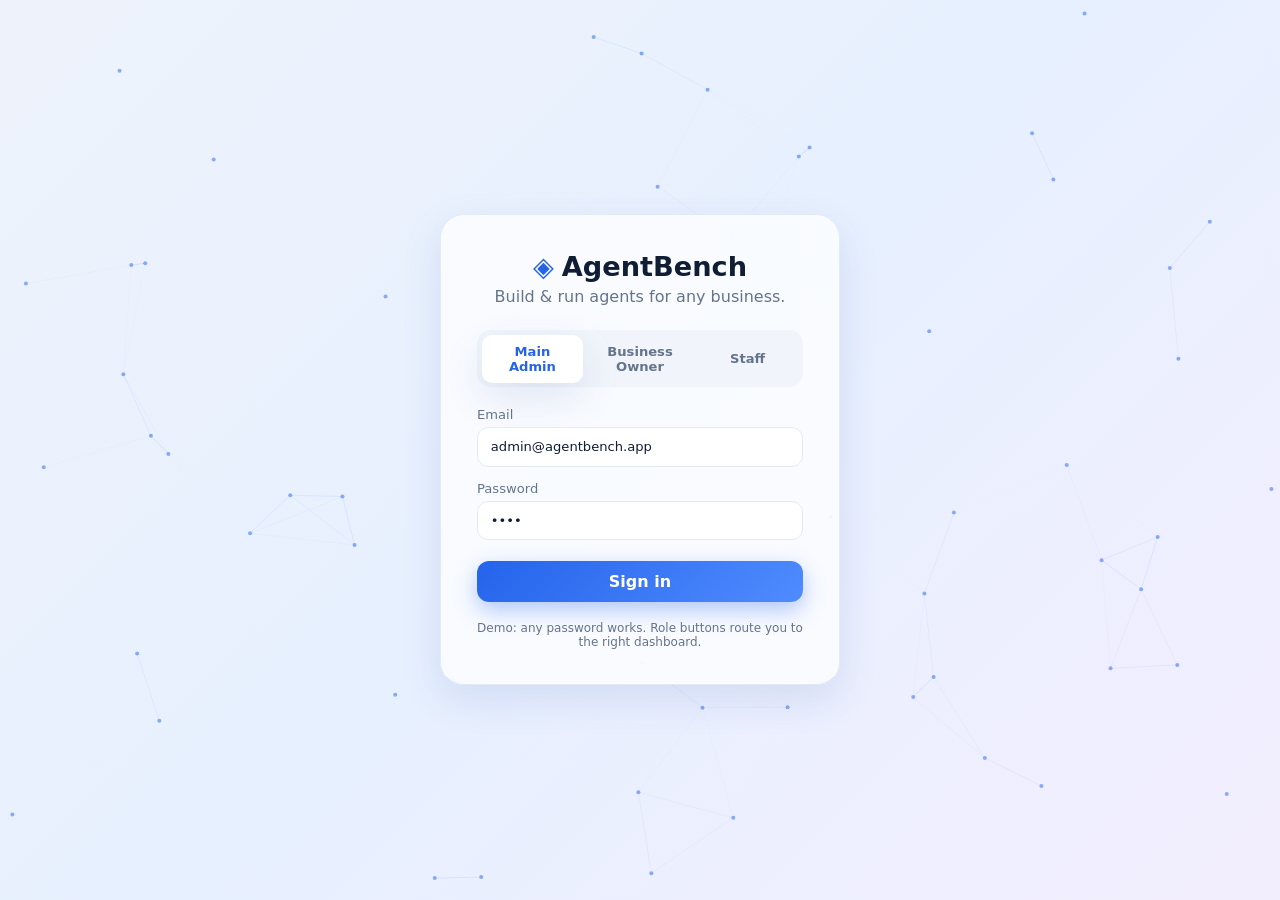
<file: index.html>
<!DOCTYPE html>
<html lang="en">
<head>
  <meta charset="UTF-8" />
  <meta name="viewport" content="width=device-width, initial-scale=1.0" />
  <meta name="theme-color" content="#2563eb" />
  <title>AgentBench — Sign in</title>
  <link rel="stylesheet" href="css/styles.css" />
  <link rel="manifest" href="manifest.json" />
</head>
<body class="auth-body">
  <canvas id="bgCanvas" class="bg-canvas"></canvas>
  <div class="auth-wrap">
    <div class="auth-card">
      <div class="brand big"><span class="brand-mark">◈</span> AgentBench</div>
      <p class="auth-sub">Build &amp; run agents for any business.</p>

      <div class="role-select">
        <button class="role-opt active" data-as="admin">Main Admin</button>
        <button class="role-opt" data-as="owner">Business Owner</button>
        <button class="role-opt" data-as="staff">Staff</button>
      </div>

      <label class="field"><span>Email</span><input type="email" id="email" placeholder="you@business.com" value="admin@agentbench.app" /></label>
      <label class="field"><span>Password</span><input type="password" id="password" placeholder="••••••••" value="demo" /></label>

      <button class="btn btn-primary full lively" id="loginBtn">Sign in</button>
      <p class="hint muted">Demo: any password works. Role buttons route you to the right dashboard.</p>
    </div>
  </div>
  <script src="js/bg.js"></script>
  <script src="js/auth.js"></script>
</body>
</html>
</file>
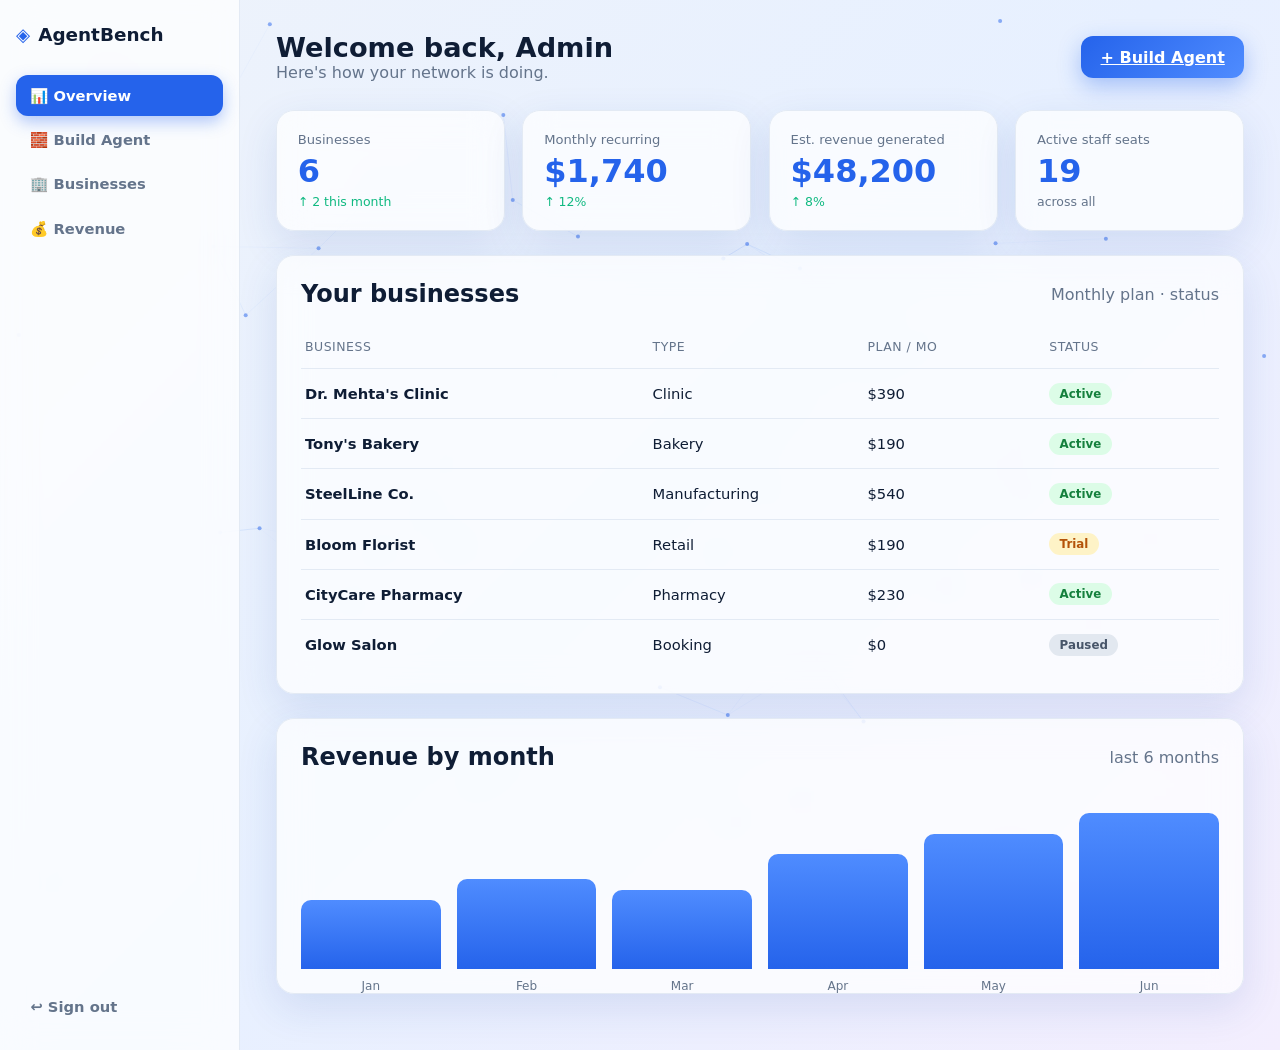
<file: admin.html>
<!DOCTYPE html>
<html lang="en">
<head>
  <meta charset="UTF-8" />
  <meta name="viewport" content="width=device-width, initial-scale=1.0" />
  <title>AgentBench — Admin</title>
  <link rel="stylesheet" href="css/styles.css" />
</head>
<body>
  <canvas id="bgCanvas" class="bg-canvas"></canvas>
  <div class="app-shell">
    <aside class="sidebar">
      <div class="brand"><span class="brand-mark">◈</span> AgentBench</div>
      <nav class="side-nav">
        <a class="side-link active" href="admin.html">📊 Overview</a>
        <a class="side-link" href="builder.html">🧱 Build Agent</a>
        <a class="side-link" href="#businesses">🏢 Businesses</a>
        <a class="side-link" href="#revenue">💰 Revenue</a>
      </nav>
      <a class="side-link logout" href="index.html">↩ Sign out</a>
    </aside>
    <main class="content">
      <header class="page-head">
        <div><h1>Welcome back, Admin</h1><p class="muted">Here's how your network is doing.</p></div>
        <a href="builder.html" class="btn btn-primary lively">+ Build Agent</a>
      </header>
      <section class="kpi-row">
        <div class="kpi card-glass"><span class="kpi-label">Businesses</span><b class="kpi-val" data-count="6">0</b><span class="kpi-trend up">↑ 2 this month</span></div>
        <div class="kpi card-glass"><span class="kpi-label">Monthly recurring</span><b class="kpi-val" data-count="1740" data-prefix="$">$0</b><span class="kpi-trend up">↑ 12%</span></div>
        <div class="kpi card-glass"><span class="kpi-label">Est. revenue generated</span><b class="kpi-val" data-count="48200" data-prefix="$">$0</b><span class="kpi-trend up">↑ 8%</span></div>
        <div class="kpi card-glass"><span class="kpi-label">Active staff seats</span><b class="kpi-val" data-count="19">0</b><span class="kpi-trend">across all</span></div>
      </section>
      <section id="businesses" class="card-glass block">
        <div class="block-head"><h2>Your businesses</h2><span class="muted">Monthly plan · status</span></div>
        <div class="biz-row head"><span>Business</span><span>Type</span><span>Plan / mo</span><span>Status</span></div>
        <div class="biz-row"><span><b>Dr. Mehta's Clinic</b></span><span>Clinic</span><span>$390</span><span class="tag green">Active</span></div>
        <div class="biz-row"><span><b>Tony's Bakery</b></span><span>Bakery</span><span>$190</span><span class="tag green">Active</span></div>
        <div class="biz-row"><span><b>SteelLine Co.</b></span><span>Manufacturing</span><span>$540</span><span class="tag green">Active</span></div>
        <div class="biz-row"><span><b>Bloom Florist</b></span><span>Retail</span><span>$190</span><span class="tag amber">Trial</span></div>
        <div class="biz-row"><span><b>CityCare Pharmacy</b></span><span>Pharmacy</span><span>$230</span><span class="tag green">Active</span></div>
        <div class="biz-row"><span><b>Glow Salon</b></span><span>Booking</span><span>$0</span><span class="tag grey">Paused</span></div>
      </section>
      <section id="revenue" class="card-glass block">
        <div class="block-head"><h2>Revenue by month</h2><span class="muted">last 6 months</span></div>
        <div class="bars">
          <div class="bar" style="--h:42%"><span>Jan</span></div>
          <div class="bar" style="--h:55%"><span>Feb</span></div>
          <div class="bar" style="--h:48%"><span>Mar</span></div>
          <div class="bar" style="--h:70%"><span>Apr</span></div>
          <div class="bar" style="--h:82%"><span>May</span></div>
          <div class="bar" style="--h:95%"><span>Jun</span></div>
        </div>
      </section>
    </main>
  </div>
  <script src="js/bg.js"></script>
  <script src="js/admin.js"></script>
</body>
</html>
</file>
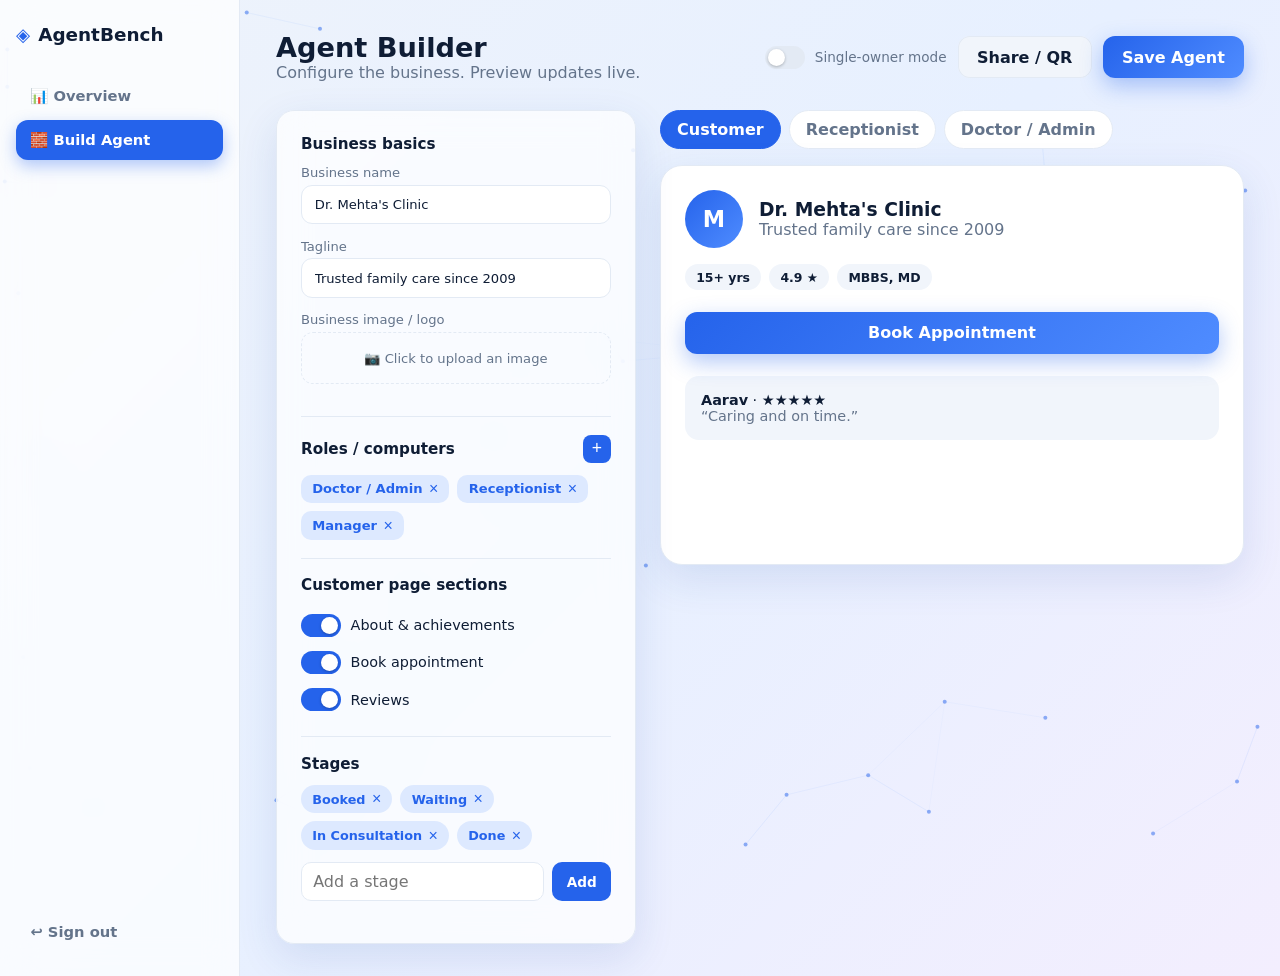
<file: builder.html>
<!DOCTYPE html>
<html lang="en">
<head>
  <meta charset="UTF-8" />
  <meta name="viewport" content="width=device-width, initial-scale=1.0" />
  <title>AgentBench — Build Agent</title>
  <link rel="stylesheet" href="css/styles.css" />
</head>
<body>
  <canvas id="bgCanvas" class="bg-canvas"></canvas>
  <div class="app-shell">
    <aside class="sidebar">
      <div class="brand"><span class="brand-mark">◈</span> AgentBench</div>
      <nav class="side-nav">
        <a class="side-link" href="admin.html">📊 Overview</a>
        <a class="side-link active" href="builder.html">🧱 Build Agent</a>
      </nav>
      <a class="side-link logout" href="index.html">↩ Sign out</a>
    </aside>
    <main class="content">
      <header class="page-head">
        <div><h1>Agent Builder</h1><p class="muted">Configure the business. Preview updates live.</p></div>
        <div class="top-actions">
          <label class="toggle big"><input type="checkbox" id="singleOwner"><span class="slider"></span>Single-owner mode</label>
          <button class="btn btn-ghost" id="shareBtn">Share / QR</button>
          <button class="btn btn-primary" id="saveBtn">Save Agent</button>
        </div>
      </header>
      <div class="bench">
        <aside class="panel card-glass">
          <section class="group first">
            <h3>Business basics</h3>
            <label class="field"><span>Business name</span><input id="inpName" value="Dr. Mehta's Clinic" /></label>
            <label class="field"><span>Tagline</span><input id="inpTag" value="Trusted family care since 2009" /></label>
            <div class="field"><span>Business image / logo</span>
              <label class="uploader" id="imgDrop">
                <input type="file" id="imgInput" accept="image/*" hidden />
                <span id="imgHint">📷 Click to upload an image</span>
              </label>
            </div>
          </section>
          <section class="group">
            <div class="group-head"><h3>Roles / computers</h3><button class="add-btn" id="addRole">+</button></div>
            <div class="role-list" id="roleList">
              <span class="role-chip">Doctor / Admin <button class="x">×</button></span>
              <span class="role-chip">Receptionist <button class="x">×</button></span>
              <span class="role-chip">Manager <button class="x">×</button></span>
            </div>
          </section>
          <section class="group">
            <h3>Customer page sections</h3>
            <label class="toggle"><input type="checkbox" data-sec="about" checked><span class="slider"></span>About &amp; achievements</label>
            <label class="toggle"><input type="checkbox" data-sec="book" checked><span class="slider"></span>Book appointment</label>
            <label class="toggle"><input type="checkbox" data-sec="reviews" checked><span class="slider"></span>Reviews</label>
          </section>
          <section class="group">
            <div class="group-head"><h3>Stages</h3></div>
            <div class="stages" id="stages">
              <span class="stage-pill">Booked <button class="x">×</button></span>
              <span class="stage-pill">Waiting <button class="x">×</button></span>
              <span class="stage-pill">In Consultation <button class="x">×</button></span>
              <span class="stage-pill">Done <button class="x">×</button></span>
            </div>
            <div class="add-row"><input id="newStage" placeholder="Add a stage" /><button class="btn btn-mini" id="addStage">Add</button></div>
          </section>
        </aside>
        <section class="preview">
          <div class="preview-tabs" id="previewTabs">
            <button class="ptab active" data-view="customer">Customer</button>
            <button class="ptab" data-view="reception">Receptionist</button>
            <button class="ptab" data-view="doctor">Doctor / Admin</button>
          </div>
          <div class="device">
            <div class="view active" id="view-customer">
              <div class="doc-hero"><div class="avatar" id="pvAvatar">M</div><div><h3 id="pvName">Dr. Mehta's Clinic</h3><p class="muted" id="pvTag">Trusted family care since 2009</p></div></div>
              <div class="badges"><span class="badge">15+ yrs</span><span class="badge">4.9 ★</span><span class="badge">MBBS, MD</span></div>
              <button class="btn btn-primary full lively">Book Appointment</button>
              <div class="review-card"><strong>Aarav</strong> · ★★★★★<p class="muted">“Caring and on time.”</p></div>
            </div>
            <div class="view" id="view-reception">
              <h3>Today · Front Desk</h3><p class="muted">Everything on one screen.</p>
              <div class="queue">
                <div class="q-row"><span class="dot blue"></span>10:00 Aarav<span class="q-act">Check in</span></div>
                <div class="q-row"><span class="dot amber"></span>10:20 Mira<span class="q-act">Waiting</span></div>
                <div class="q-row"><span class="dot green"></span>10:40 Sam<span class="q-act">In room</span></div>
              </div>
            </div>
            <div class="view" id="view-doctor">
              <h3>Dashboard</h3>
              <div class="stat-row"><div class="stat"><b>24</b><span>Seen today</span></div><div class="stat"><b>4.9</b><span>Rating</span></div><div class="stat"><b>3</b><span>Reminders</span></div></div>
              <div class="reminder"><span class="dot blue"></span>Call lab re: Mira's report · 2:00pm</div>
              <div class="reminder"><span class="dot amber"></span>Review new patient notes</div>
            </div>
          </div>
        </section>
      </div>
    </main>
  </div>
  <script src="js/bg.js"></script>
  <script src="js/builder.js"></script>
</body>
</html>
</file>
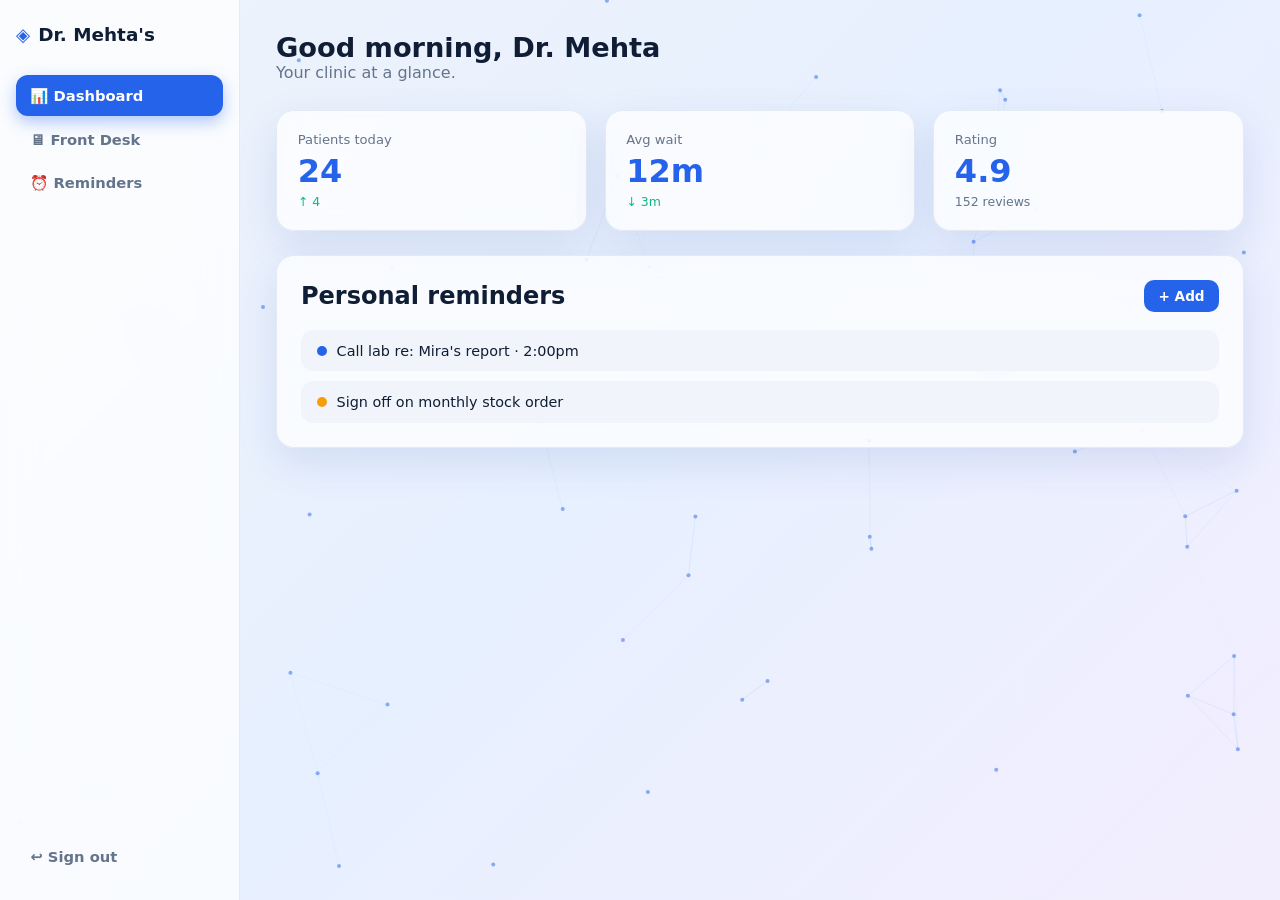
<file: owner.html>
<!DOCTYPE html>
<html lang="en">
<head>
  <meta charset="UTF-8" />
  <meta name="viewport" content="width=device-width, initial-scale=1.0" />
  <title>AgentBench — Business Owner</title>
  <link rel="stylesheet" href="css/styles.css" />
</head>
<body>
  <canvas id="bgCanvas" class="bg-canvas"></canvas>
  <div class="app-shell">
    <aside class="sidebar">
      <div class="brand"><span class="brand-mark">◈</span> Dr. Mehta's</div>
      <nav class="side-nav">
        <a class="side-link active" href="owner.html">📊 Dashboard</a>
        <a class="side-link" href="staff.html">🖥 Front Desk</a>
        <a class="side-link" href="#reminders">⏰ Reminders</a>
      </nav>
      <a class="side-link logout" href="index.html">↩ Sign out</a>
    </aside>
    <main class="content">
      <header class="page-head"><div><h1>Good morning, Dr. Mehta</h1><p class="muted">Your clinic at a glance.</p></div></header>
      <section class="kpi-row">
        <div class="kpi card-glass"><span class="kpi-label">Patients today</span><b class="kpi-val" data-count="24">0</b><span class="kpi-trend up">↑ 4</span></div>
        <div class="kpi card-glass"><span class="kpi-label">Avg wait</span><b class="kpi-val" data-count="12" data-suffix="m">0</b><span class="kpi-trend up">↓ 3m</span></div>
        <div class="kpi card-glass"><span class="kpi-label">Rating</span><b class="kpi-val">4.9</b><span class="kpi-trend">152 reviews</span></div>
      </section>
      <section id="reminders" class="card-glass block">
        <div class="block-head"><h2>Personal reminders</h2><button class="btn btn-mini" id="addRem">+ Add</button></div>
        <div id="remList">
          <div class="reminder"><span class="dot blue"></span>Call lab re: Mira's report · 2:00pm</div>
          <div class="reminder"><span class="dot amber"></span>Sign off on monthly stock order</div>
        </div>
      </section>
    </main>
  </div>
  <script src="js/bg.js"></script>
  <script src="js/owner.js"></script>
</body>
</html>
</file>
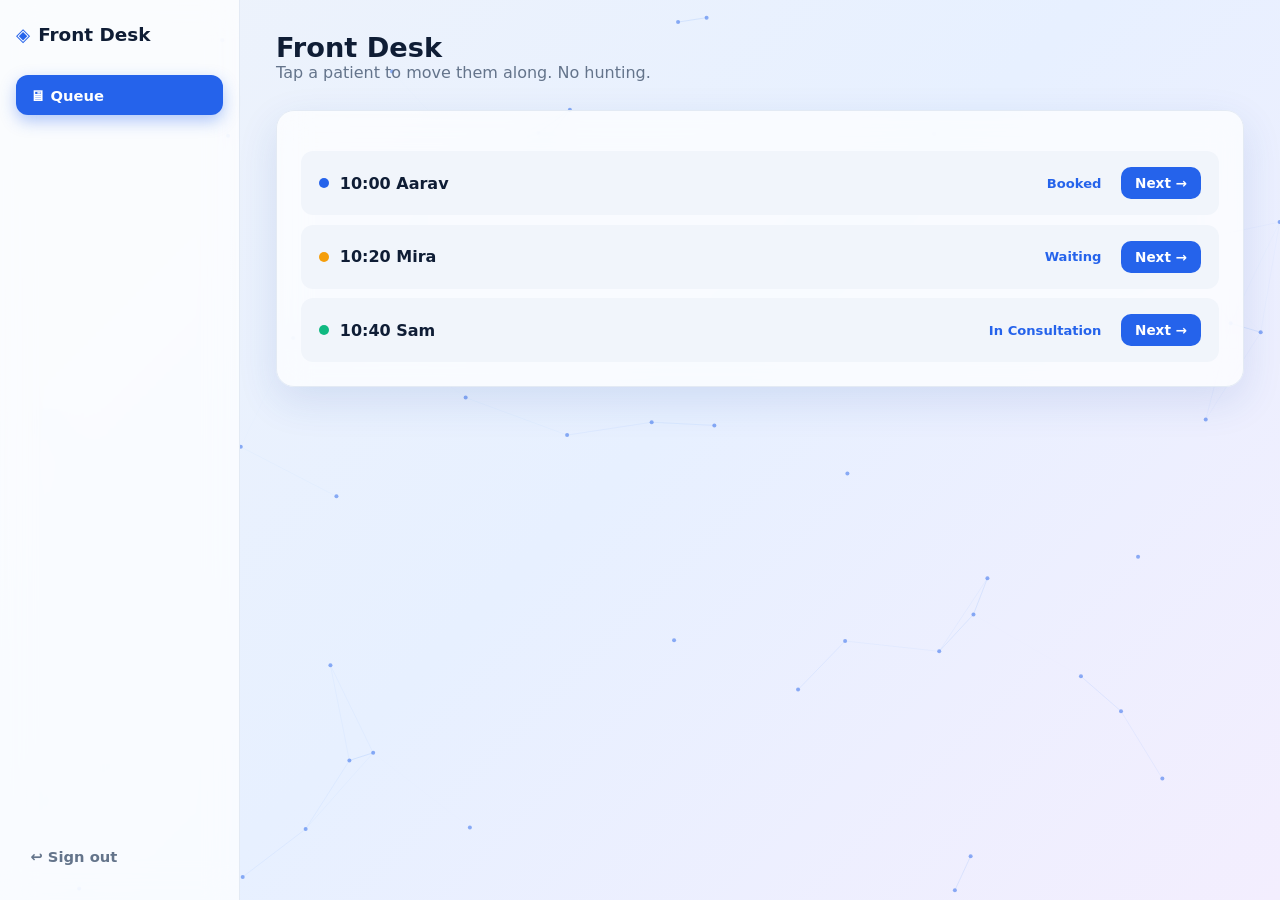
<file: staff.html>
<!DOCTYPE html>
<html lang="en">
<head>
  <meta charset="UTF-8" />
  <meta name="viewport" content="width=device-width, initial-scale=1.0" />
  <title>AgentBench — Front Desk</title>
  <link rel="stylesheet" href="css/styles.css" />
</head>
<body>
  <canvas id="bgCanvas" class="bg-canvas"></canvas>
  <div class="app-shell">
    <aside class="sidebar">
      <div class="brand"><span class="brand-mark">◈</span> Front Desk</div>
      <nav class="side-nav"><a class="side-link active" href="staff.html">🖥 Queue</a></nav>
      <a class="side-link logout" href="index.html">↩ Sign out</a>
    </aside>
    <main class="content">
      <header class="page-head"><div><h1>Front Desk</h1><p class="muted">Tap a patient to move them along. No hunting.</p></div></header>
      <section class="card-glass block">
        <div class="queue big" id="queue">
          <div class="q-row" data-stage="0"><span class="dot blue"></span><b>10:00 Aarav</b><span class="q-stage">Booked</span><button class="btn btn-mini next">Next →</button></div>
          <div class="q-row" data-stage="1"><span class="dot amber"></span><b>10:20 Mira</b><span class="q-stage">Waiting</span><button class="btn btn-mini next">Next →</button></div>
          <div class="q-row" data-stage="2"><span class="dot green"></span><b>10:40 Sam</b><span class="q-stage">In Consultation</span><button class="btn btn-mini next">Next →</button></div>
        </div>
      </section>
    </main>
  </div>
  <script src="js/bg.js"></script>
  <script src="js/staff.js"></script>
</body>
</html>
</file>
<file: css/styles.css>
:root{
  --bg:#eef3fb; --surface:#ffffff; --surface-2:#f1f5fb; --glass:rgba(255,255,255,.72);
  --text:#0f1d35; --muted:#64748b; --border:#e3eaf4;
  --accent:#2563eb; --accent-2:#4f8cff; --accent-soft:#dde9ff;
  --green:#10b981; --amber:#f59e0b; --grey:#94a3b8;
  --radius:18px; --shadow:0 14px 40px rgba(31,78,168,.12); --speed:.26s;
}
*{box-sizing:border-box;margin:0;padding:0}
body{font-family:'Inter','Segoe UI',system-ui,sans-serif;color:var(--text);
  background:linear-gradient(135deg,#eef3fb,#e7f0ff 50%,#f3eefe);min-height:100vh;overflow-x:hidden}
.muted{color:var(--muted)}
.bg-canvas{position:fixed;inset:0;z-index:-1}

.brand{font-weight:800;font-size:1.15rem;display:flex;align-items:center;gap:.5rem}
.brand.big{font-size:1.7rem;justify-content:center;margin-bottom:.3rem}
.brand-mark{color:var(--accent);animation:spin 9s linear infinite;display:inline-block}
@keyframes spin{to{transform:rotate(360deg)}}

/* Buttons */
.btn{font:inherit;font-weight:600;cursor:pointer;border:none;border-radius:12px;padding:.7rem 1.2rem;transition:transform var(--speed),box-shadow var(--speed),background var(--speed)}
.btn-primary{background:linear-gradient(135deg,var(--accent),var(--accent-2));color:#fff;box-shadow:0 8px 22px rgba(37,99,235,.35)}
.btn-primary:hover{transform:translateY(-3px);box-shadow:0 14px 30px rgba(37,99,235,.45)}
.btn-primary:active{transform:translateY(-1px) scale(.98)}
.btn-ghost{background:var(--surface-2);color:var(--text);box-shadow:inset 0 0 0 1px var(--border)}
.btn-ghost:hover{transform:translateY(-3px);box-shadow:var(--shadow)}
.btn-mini{padding:.5rem .9rem;border-radius:10px;background:var(--accent);color:#fff;font-size:.85rem}
.btn-mini:hover{transform:translateY(-2px)}
.full{width:100%;margin:.4rem 0}
.lively{animation:breathe 2.8s ease-in-out infinite}
@keyframes breathe{0%,100%{box-shadow:0 8px 22px rgba(37,99,235,.35)}50%{box-shadow:0 14px 36px rgba(37,99,235,.55)}}

/* Login */
.auth-body{display:flex;align-items:center;justify-content:center;padding:1.5rem}
.auth-wrap{width:100%;max-width:400px}
.auth-card{background:var(--glass);backdrop-filter:blur(18px);border:1px solid var(--border);border-radius:24px;padding:2.25rem;box-shadow:var(--shadow);animation:rise .6s ease both}
@keyframes rise{from{opacity:0;transform:translateY(24px) scale(.97)}to{opacity:1;transform:none}}
.auth-sub{text-align:center;color:var(--muted);margin-bottom:1.5rem}
.role-select{display:flex;gap:.4rem;background:var(--surface-2);padding:.3rem;border-radius:14px;margin-bottom:1.25rem}
.role-opt{flex:1;font:inherit;font-weight:600;font-size:.82rem;border:none;background:none;color:var(--muted);padding:.55rem;border-radius:10px;cursor:pointer;transition:all var(--speed)}
.role-opt.active{background:#fff;color:var(--accent);box-shadow:var(--shadow)}
.hint{font-size:.75rem;text-align:center;margin-top:.75rem}

/* Fields */
.field{display:flex;flex-direction:column;gap:.3rem;margin-bottom:.9rem;font-size:.82rem;color:var(--muted)}
.field input{padding:.7rem .8rem;border:1px solid var(--border);border-radius:11px;font:inherit;color:var(--text);background:#fff;transition:border var(--speed),box-shadow var(--speed)}
.field input:focus{outline:none;border-color:var(--accent);box-shadow:0 0 0 4px var(--accent-soft)}
.uploader{border:1.5px dashed var(--border);border-radius:12px;padding:1.1rem;text-align:center;cursor:pointer;color:var(--muted);transition:all var(--speed)}
.uploader:hover{border-color:var(--accent);color:var(--accent);background:var(--accent-soft)}

/* App shell */
.app-shell{display:grid;grid-template-columns:240px 1fr;min-height:100vh}
.sidebar{background:var(--glass);backdrop-filter:blur(16px);border-right:1px solid var(--border);padding:1.5rem 1rem;display:flex;flex-direction:column;gap:.4rem}
.side-nav{display:flex;flex-direction:column;gap:.25rem;margin-top:1.5rem}
.side-link{text-decoration:none;color:var(--muted);padding:.7rem .9rem;border-radius:12px;font-weight:600;font-size:.92rem;transition:all var(--speed)}
.side-link:hover{background:var(--surface-2);color:var(--text);transform:translateX(3px)}
.side-link.active{background:var(--accent);color:#fff;box-shadow:0 6px 16px rgba(37,99,235,.35)}
.side-link.logout{margin-top:auto;color:var(--muted)}
.content{padding:2rem 2.25rem;overflow-y:auto}
.page-head{display:flex;align-items:center;justify-content:space-between;margin-bottom:1.75rem;flex-wrap:wrap;gap:1rem}
.page-head h1{font-size:1.7rem}
.top-actions{display:flex;align-items:center;gap:.7rem}

/* Glass cards */
.card-glass{background:var(--glass);backdrop-filter:blur(16px);border:1px solid var(--border);border-radius:var(--radius);box-shadow:var(--shadow)}
.block{padding:1.5rem;margin-bottom:1.5rem;animation:fadeUp .5s ease both}
.block-head{display:flex;justify-content:space-between;align-items:center;margin-bottom:1.1rem}
@keyframes fadeUp{from{opacity:0;transform:translateY(16px)}to{opacity:1;transform:none}}

/* KPIs */
.kpi-row{display:grid;grid-template-columns:repeat(auto-fit,minmax(190px,1fr));gap:1.1rem;margin-bottom:1.5rem}
.kpi{padding:1.3rem;display:flex;flex-direction:column;gap:.3rem;transition:transform var(--speed)}
.kpi:hover{transform:translateY(-5px)}
.kpi-label{font-size:.82rem;color:var(--muted)}
.kpi-val{font-size:2rem;font-weight:800;color:var(--accent)}
.kpi-trend{font-size:.78rem;color:var(--muted)}
.kpi-trend.up{color:var(--green)}

/* Business rows */
.biz-row{display:grid;grid-template-columns:2fr 1.2fr 1fr 1fr;gap:1rem;padding:.85rem .25rem;border-bottom:1px solid var(--border);align-items:center;font-size:.92rem}
.biz-row.head{color:var(--muted);font-size:.78rem;text-transform:uppercase;letter-spacing:.04em}
.biz-row:last-child{border-bottom:none}
.tag{font-size:.74rem;font-weight:700;padding:.25rem .65rem;border-radius:99px;width:fit-content}
.tag.green{background:#dcfce7;color:#15803d}.tag.amber{background:#fef3c7;color:#b45309}.tag.grey{background:#e2e8f0;color:#475569}

/* Revenue bars */
.bars{display:flex;align-items:flex-end;gap:1rem;height:180px;padding-top:1rem}
.bar{flex:1;background:linear-gradient(180deg,var(--accent-2),var(--accent));border-radius:10px 10px 0 0;height:var(--h);position:relative;animation:grow 1s ease both;transition:filter var(--speed)}
.bar:hover{filter:brightness(1.15)}
.bar span{position:absolute;bottom:-1.5rem;left:0;right:0;text-align:center;font-size:.75rem;color:var(--muted)}
@keyframes grow{from{height:0}to{height:var(--h)}}

/* Toggles */
.toggle{display:flex;align-items:center;gap:.6rem;padding:.45rem 0;cursor:pointer;font-size:.9rem;font-weight:500}
.toggle.big{font-size:.85rem;color:var(--muted)}
.toggle input{display:none}
.slider{width:40px;height:23px;border-radius:99px;background:var(--border);position:relative;transition:background var(--speed);flex:none}
.slider::after{content:'';position:absolute;width:17px;height:17px;border-radius:50%;background:#fff;top:3px;left:3px;transition:left var(--speed);box-shadow:0 1px 3px rgba(0,0,0,.25)}
.toggle input:checked + .slider{background:var(--accent)}
.toggle input:checked + .slider::after{left:20px}

/* Bench */
.bench{display:grid;grid-template-columns:minmax(300px,360px) 1fr;gap:1.5rem}
.panel{padding:1.5rem;height:fit-content;animation:slideIn .5s ease both}
@keyframes slideIn{from{opacity:0;transform:translateX(-16px)}to{opacity:1;transform:none}}
.group{padding:1.1rem 0;border-top:1px solid var(--border)}
.group.first{border-top:none;padding-top:0}
.group h3{font-size:.95rem;margin-bottom:.75rem}
.group-head{display:flex;justify-content:space-between;align-items:center;margin-bottom:.75rem}
.group-head h3{margin:0}
.add-btn{width:28px;height:28px;border-radius:8px;border:none;background:var(--accent);color:#fff;font-size:1.1rem;cursor:pointer;transition:transform var(--speed)}
.add-btn:hover{transform:scale(1.15) rotate(90deg)}
.role-list{display:flex;flex-wrap:wrap;gap:.5rem}
.role-chip{background:var(--accent-soft);color:var(--accent);padding:.4rem .7rem;border-radius:10px;font-size:.82rem;font-weight:600;display:flex;align-items:center;gap:.4rem;animation:pop .3s ease}
.role-chip .x,.stage-pill .x{border:none;background:none;color:inherit;cursor:pointer;font-size:1rem;line-height:1}
@keyframes pop{from{transform:scale(.8);opacity:0}to{transform:scale(1);opacity:1}}
.stages{display:flex;flex-wrap:wrap;gap:.5rem;margin-bottom:.75rem}
.stage-pill{background:var(--accent-soft);color:var(--accent);padding:.4rem .7rem;border-radius:99px;font-size:.8rem;font-weight:600;display:flex;align-items:center;gap:.4rem;animation:pop .3s ease}
.add-row{display:flex;gap:.5rem}
.add-row input{flex:1;padding:.55rem .7rem;border:1px solid var(--border);border-radius:10px;font:inherit}
.add-row input:focus{outline:none;border-color:var(--accent);box-shadow:0 0 0 3px var(--accent-soft)}

/* Preview */
.preview{display:flex;flex-direction:column;gap:1rem}
.preview-tabs{display:flex;gap:.5rem}
.ptab{font:inherit;font-weight:600;border:1px solid var(--border);background:var(--surface);color:var(--muted);padding:.55rem 1rem;border-radius:99px;cursor:pointer;transition:all var(--speed)}
.ptab:hover{color:var(--text);transform:translateY(-2px)}
.ptab.active{background:var(--accent);color:#fff;border-color:var(--accent)}
.device{background:var(--surface);border:1px solid var(--border);border-radius:22px;padding:1.5rem;box-shadow:var(--shadow);min-height:400px}
.view{display:none;animation:fadeUp .4s ease both}
.view.active{display:block}
.single-mode .device{box-shadow:0 0 0 3px var(--accent-soft),var(--shadow)}

.doc-hero{display:flex;align-items:center;gap:1rem;margin-bottom:1rem}
.avatar{width:58px;height:58px;border-radius:50%;background:linear-gradient(135deg,var(--accent),var(--accent-2));color:#fff;display:flex;align-items:center;justify-content:center;font-size:1.4rem;font-weight:700;flex:none}
.badges{display:flex;gap:.5rem;flex-wrap:wrap;margin-bottom:1rem}
.badge{background:var(--surface-2);padding:.35rem .7rem;border-radius:99px;font-size:.78rem;font-weight:600}
.review-card{background:var(--surface-2);border-radius:14px;padding:1rem;margin-top:1rem;font-size:.9rem}
.queue{display:flex;flex-direction:column;gap:.6rem;margin-top:1rem}
.queue.big .q-row{padding:1rem 1.1rem}
.q-row{display:flex;align-items:center;gap:.7rem;background:var(--surface-2);border-radius:12px;padding:.8rem 1rem;font-weight:500;transition:transform var(--speed)}
.q-row:hover{transform:translateX(4px)}
.q-act,.q-stage{margin-left:auto;font-size:.82rem;color:var(--accent);font-weight:600}
.q-row .next{margin-left:.5rem}
.dot{width:10px;height:10px;border-radius:50%;flex:none}
.dot.blue{background:var(--accent)}.dot.amber{background:var(--amber)}.dot.green{background:var(--green)}
.stat-row{display:flex;gap:1rem;margin:1rem 0}
.stat{flex:1;background:var(--surface-2);border-radius:14px;padding:1rem;text-align:center}
.stat b{font-size:1.6rem;display:block;color:var(--accent)}
.stat span{font-size:.8rem;color:var(--muted)}
.reminder{display:flex;align-items:center;gap:.6rem;background:var(--surface-2);border-radius:12px;padding:.8rem 1rem;margin-top:.6rem;font-size:.9rem}

@media(max-width:900px){.app-shell{grid-template-columns:1fr}.sidebar{flex-direction:row;flex-wrap:wrap;align-items:center}.side-nav{flex-direction:row;margin-top:0}.side-link.logout{margin:0}.bench{grid-template-columns:1fr}.content{padding:1.25rem}}
</file>
